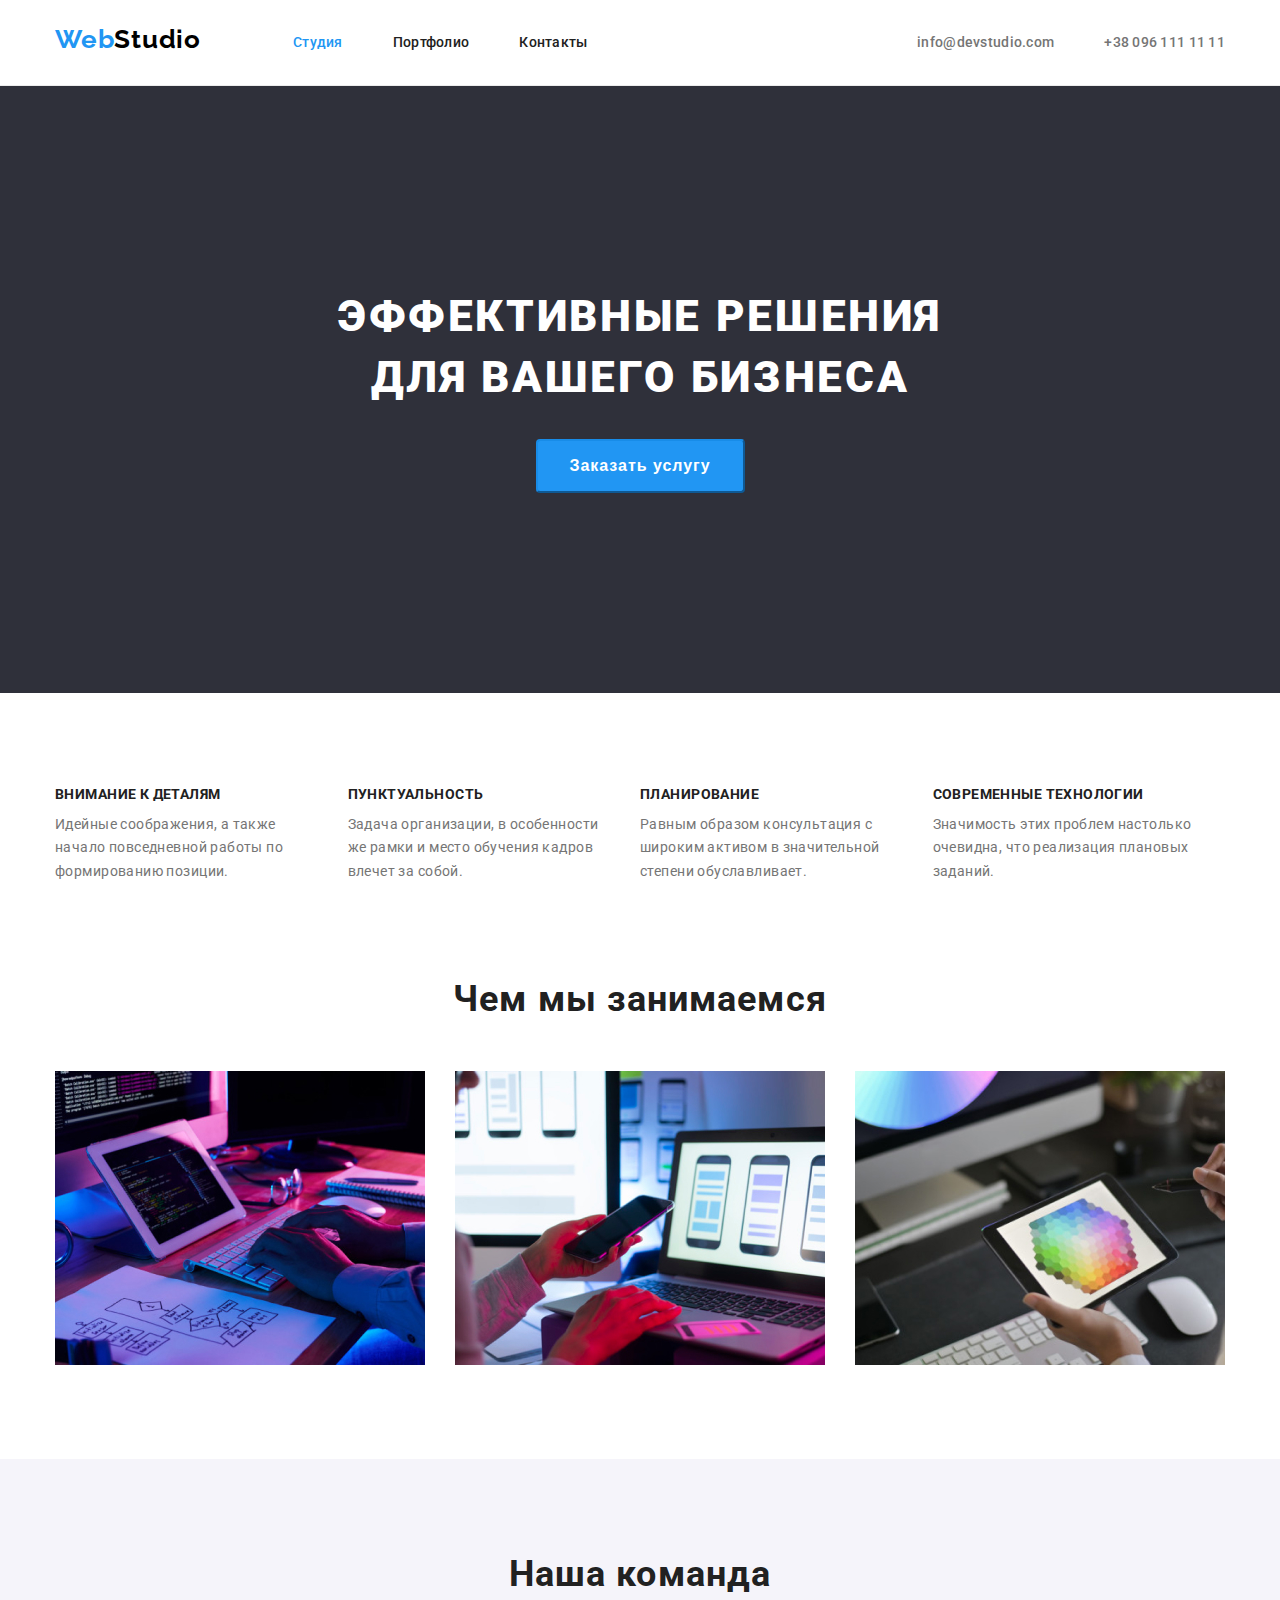
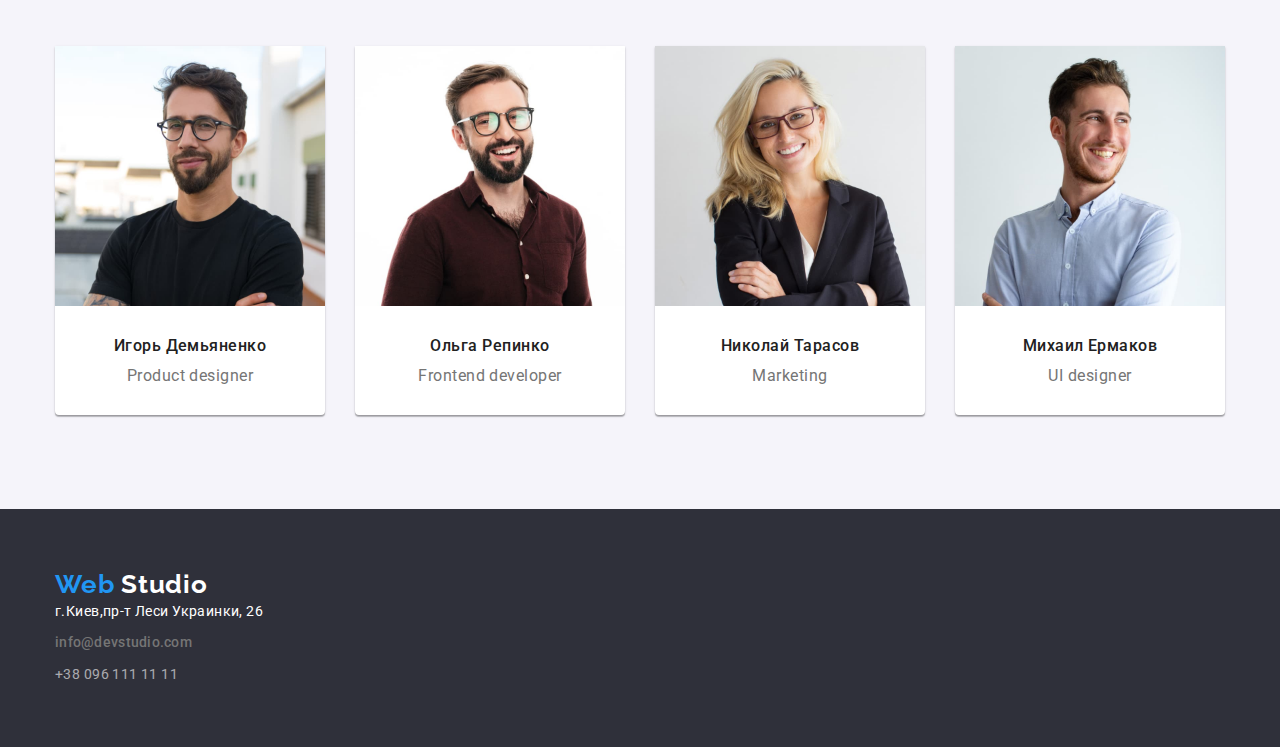
<file: index.html>
<!DOCTYPE html>
<html lang="ru">
  <head>
    <meta charset="UTF-8" />
    <meta http-equiv="X-UA-Compatible" content="IE=edge" />
    <meta name="viewport" content="width=device-width, initial-scale=1.0" />
    <title>Студия</title>
    <link rel="preconnect" href="https://fonts.googleapis.com" />
    <link rel="preconnect" href="https://fonts.gstatic.com" crossorigin />
    <link
      href="https://fonts.googleapis.com/css2?family=Raleway:wght@700&family=Roboto:wght@400;500;700;900&display=swap"
      rel="stylesheet"
    />
    <link
      rel="stylesheet"
      href="https://cdnjs.cloudflare.com/ajax/libs/modern-normalize/1.1.0/modern-normalize.min.css"
      integrity="sha512-wpPYUAdjBVSE4KJnH1VR1HeZfpl1ub8YT/NKx4PuQ5NmX2tKuGu6U/JRp5y+Y8XG2tV+wKQpNHVUX03MfMFn9Q=="
      crossorigin="anonymous"
      referrerpolicy="no-referrer"
    />
    <link rel="stylesheet" href="./css/styles.css" />
  </head>

  <body>
    <!-- HEADER and Navigation-->
    <header class="header">
      <div class="container header-container">
        <nav class="navigation">
          <a href="./index.html" lang="en" class="logo"
            ><span class="logo-accent">Web</span
            ><span class="logo-black-color">Studio</span></a
          >
          <ul class="navigation-list list">
            <li class="navigation-list-item">
              <a href="./index.html" class="navigation-link link active"
                >Студия</a
              >
            </li>
            <li class="navigation-list-item">
              <a href="./portfolio.html" class="navigation-link link"
                >Портфолио</a
              >
            </li>
            <li class="navigation-list-item">
              <a href="/" class="navigation-link link">Контакты</a>
            </li>
          </ul>
        </nav>
        <ul class="contacts-list list">
          <li class="contact-mail">
            <a href="mailto:info@devstudio.com" class="contact-mail-link link"
              >info@devstudio.com</a
            >
          </li>
          <li class="contact-telephon">
            <a href="tel:+380961111111" class="contact-telephon-link link"
              >+38 096 111 11 11</a
            >
          </li>
        </ul>
      </div>
    </header>
    <main>
      <!-- Hero section -->
      <section class="hero">
        <div class="container">
          <h1 class="main-title">
            Эффективные решения <br />
            для вашего бизнеса
          </h1>
          <button type="button" class="modal-button">Заказать услугу</button>
        </div>
      </section>
      <!-- description section -->
      <section class="description section">
        <div class="container">
          <h2 class="description-title">Особенности</h2>
          <ul class="description-list list">
            <li class="description-list-item">
              <h3 class="description-second-title">Внимание к деталям</h3>
              <p class="description-text">
                Идейные соображения, а также начало повседневной работы по
                формированию позиции.
              </p>
            </li>
            <li class="description-list-item">
              <h3 class="description-second-title">Пунктуальность</h3>
              <p class="description-text">
                Задача организации, в особенности же рамки и место обучения
                кадров влечет за собой.
              </p>
            </li>
            <li class="description-list-item">
              <h3 class="description-second-title">Планирование</h3>
              <p class="description-text">
                Равным образом консультация с широким активом в значительной
                степени обуславливает.
              </p>
            </li>
            <li class="description-list-item">
              <h3 class="description-second-title">Современные технологии</h3>
              <p class="description-text">
                Значимость этих проблем настолько очевидна, что реализация
                плановых заданий.
              </p>
            </li>
          </ul>
        </div>
      </section>
      <!-- About us -->
      <section class="about section">
        <div class="container">
          <h2 class="about-title">Чем мы занимаемся</h2>
          <ul class="about-list list">
            <li class="about-list-photo">
              <img
                src="./images/box1.jpg"
                width="370"
                alt="Десктопные приложения"
              />
            </li>
            <li class="about-list-photo">
              <img
                src="./images/box2.jpg"
                width="370"
                alt="Мобильные приложения"
              />
            </li>
            <li class="about-list-photo">
              <img src="./images/box3.jpg" width="370" alt="Вебдизайн" />
            </li>
          </ul>
        </div>
      </section>
      <!-- Team members -->
      <section class="team section">
        <div class="container">
          <h2 class="team-title">Наша команда</h2>
          <ul class="team-list list">
            <li class="team-member-photo">
              <img
                src="./images/img4.jpg"
                width="270"
                height="260"
                alt="Фотография сотрудника"
              />
              <div class="team-under-photo-content">
                <h3 class="team-member-name">Игорь Демьяненко</h3>
                <p lang="en" class="team-member-profesion">Product designer</p>
              </div>
            </li>
            <li class="team-member-photo">
              <img
                src="./images/img1.jpg"
                width="270"
                height="260"
                alt="Фотография сотрудника"
              />
              <div class="team-under-photo-content">
                <h3 class="team-member-name">Ольга Репинко</h3>
                <p lang="en" class="team-member-profesion">
                  Frontend developer
                </p>
              </div>
            </li>
            <li class="team-member-photo">
              <img
                src="./images/img2.jpg"
                width="270"
                height="260"
                alt="Фотография сотрудника"
              />
              <div class="team-under-photo-content">
                <h3 class="team-member-name">Николай Тарасов</h3>
                <p lang="en" class="team-member-profesion">Marketing</p>
              </div>
            </li>
            <li class="team-member-photo">
              <img
                src="./images/img3.jpg"
                width="270"
                height="260"
                alt="Фотография сотрудника"
              />
              <div class="team-under-photo-content">
                <h3 class="team-member-name">Михаил Ермаков</h3>
                <p lang="en" class="team-member-profesion">UI designer</p>
              </div>
            </li>
          </ul>
        </div>
      </section>
    </main>
    <!-- Footer -->
    <footer class="footer">
      <div class="container">
        <a href="./index.html" lang="en" class="logo-footer link"
          ><span class="logo-accent">Web</span>
          <span class="logo-white-color">Studio</span></a
        >
        <address class="footer-address">
          <ul class="address-list list">
            <li class="address-link">
              <a href="https://goo-gl.me/G8uBm" class="address link"
                >г.Киев,пр-т Леси Украинки, 26</a
              >
            </li>
            <li class="mail">
              <a href="mailto:info@devstudio.com" class="contact-mail-link link"
                >info@devstudio.com</a
              >
            </li>
            <li class="phone-number">
              <a href="tel:+380961111111" class="phone-number link"
                >+38 096 111 11 11</a
              >
            </li>
          </ul>
        </address>
      </div>
    </footer>
  </body>
</html>
</file>
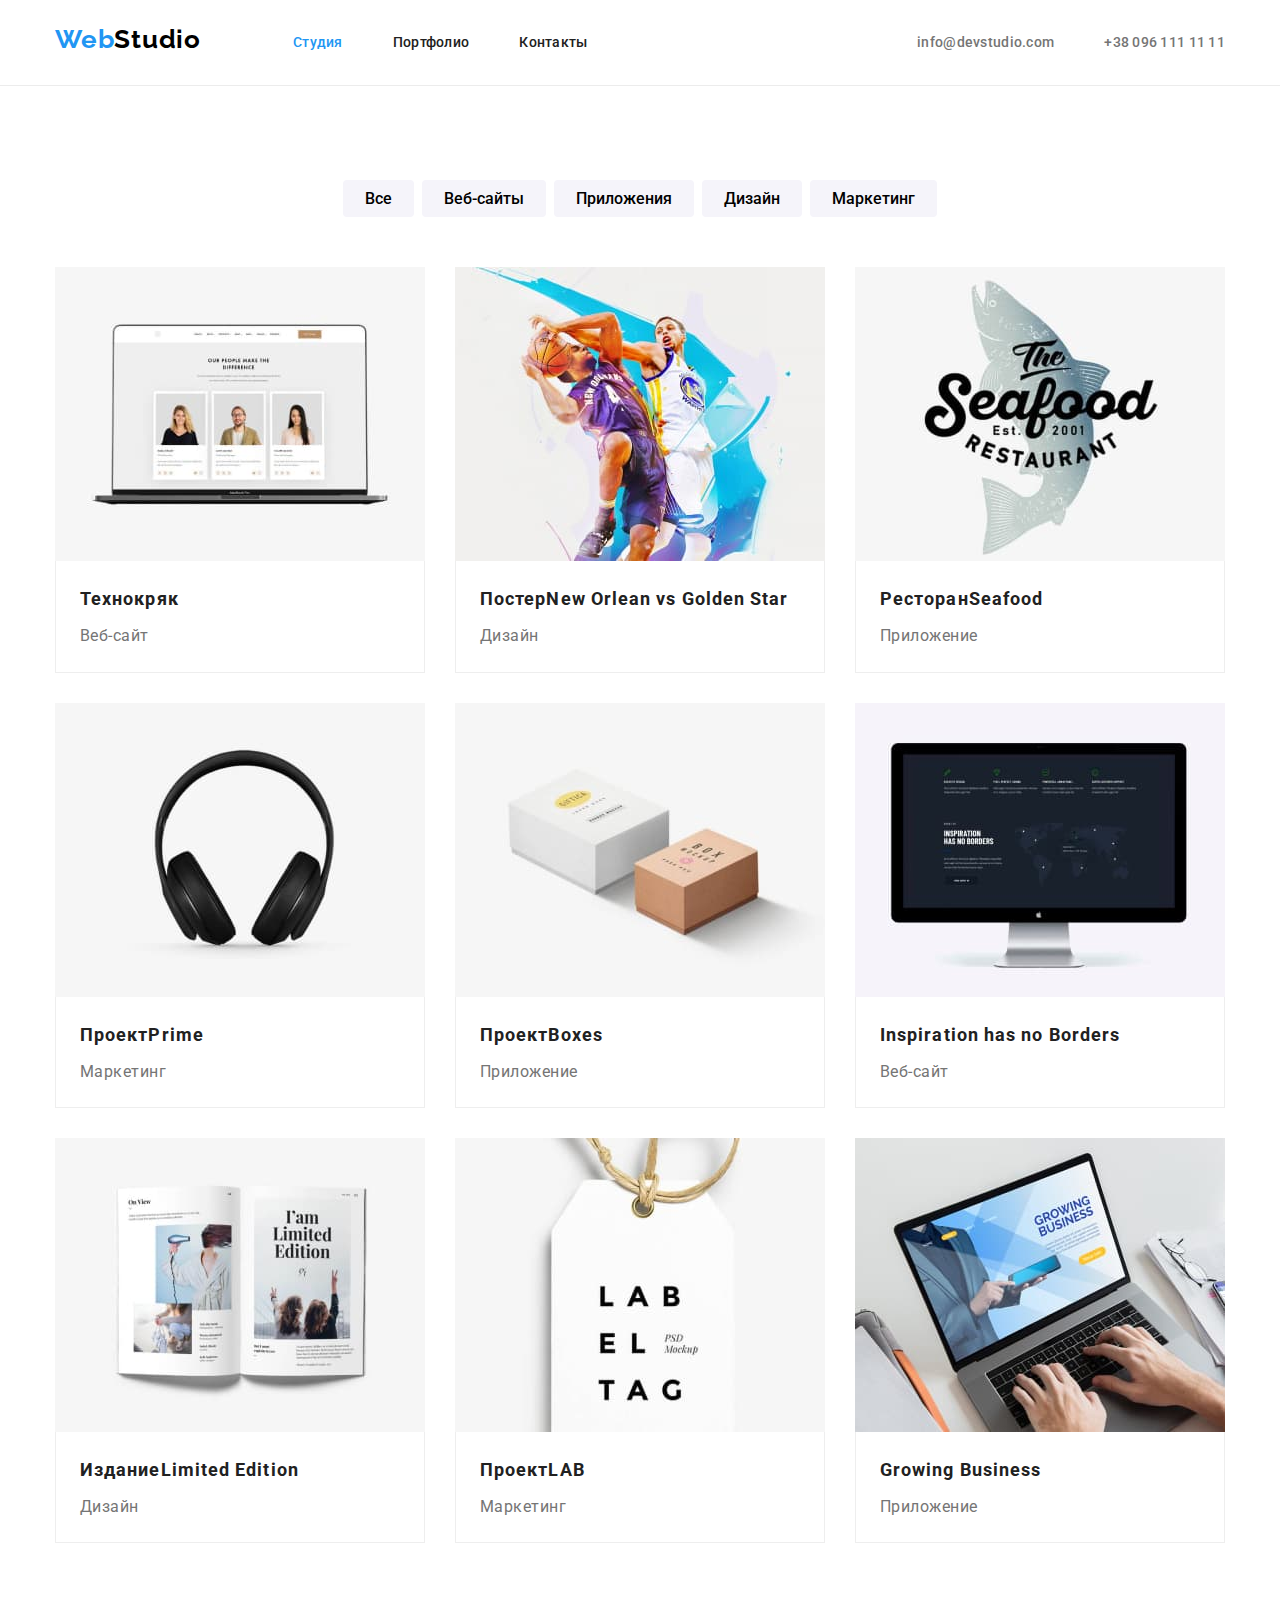
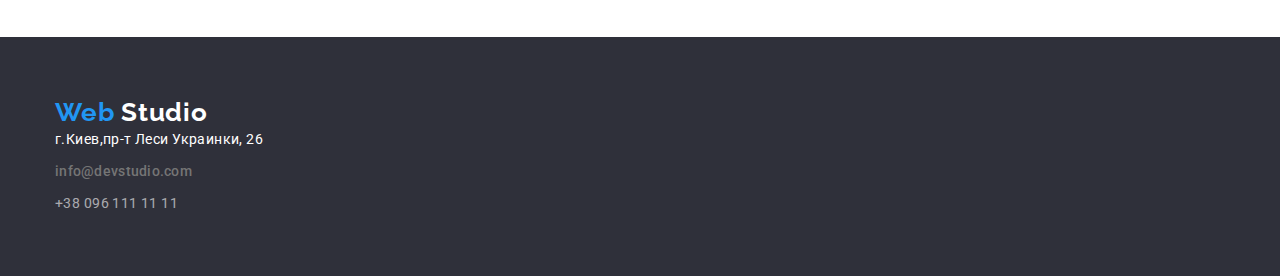
<file: portfolio.html>
<!DOCTYPE html>
<html lang="ru">
  <head>
    <meta charset="UTF-8" />
    <meta http-equiv="X-UA-Compatible" content="IE=edge" />
    <meta name="viewport" content="width=device-width, initial-scale=1.0" />
    <title>Студия</title>
    <link rel="preconnect" href="https://fonts.googleapis.com" />
    <link rel="preconnect" href="https://fonts.gstatic.com" crossorigin />
    <link
      href="https://fonts.googleapis.com/css2?family=Raleway:wght@700&family=Roboto:wght@400;500;700;900&display=swap"
      rel="stylesheet"
    />
    <link
      rel="stylesheet"
      href="https://cdnjs.cloudflare.com/ajax/libs/modern-normalize/1.1.0/modern-normalize.min.css"
      integrity="sha512-wpPYUAdjBVSE4KJnH1VR1HeZfpl1ub8YT/NKx4PuQ5NmX2tKuGu6U/JRp5y+Y8XG2tV+wKQpNHVUX03MfMFn9Q=="
      crossorigin="anonymous"
      referrerpolicy="no-referrer"
    />
    <link rel="stylesheet" href="./css/styles.css" />
  </head>

  <body>
    <!-- HEADER and Navigation-->
    <header class="header">
      <div class="container header-container">
        <nav class="navigation">
          <a href="./index.html" lang="en" class="logo"
            ><span class="logo-accent">Web</span
            ><span class="logo-black-color">Studio</span></a
          >
          <ul class="navigation-list list">
            <li class="navigation-list-item">
              <a href="./index.html" class="navigation-link link active"
                >Студия</a
              >
            </li>
            <li class="navigation-list-item">
              <a href="./portfolio.html" class="navigation-link link"
                >Портфолио</a
              >
            </li>
            <li class="navigation-list-item">
              <a href="/" class="navigation-link link">Контакты</a>
            </li>
          </ul>
        </nav>
        <ul class="contacts-list list">
          <li class="contact-mail">
            <a href="mailto:info@devstudio.com" class="contact-mail-link link"
              >info@devstudio.com</a
            >
          </li>
          <li class="contact-telephon">
            <a href="tel:+380961111111" class="contact-telephon-link link"
              >+38 096 111 11 11</a
            >
          </li>
        </ul>
      </div>
    </header>
    <main>
      <!-- Section filter-portfolio -->
      <section class="menu-portfolio">
        <div class="container">
          <h1 class="menu-portfolio-title">Портфолио</h1>
          <ul class="portfolio-filter-list list">
            <li class="portfolio-list-btn">
              <button type="button" class="filter-btn">Все</button>
            </li>
            <li class="portfolio-list-btn">
              <button type="button" class="filter-btn">Веб-сайты</button>
            </li>
            <li class="portfolio-list-btn">
              <button type="button" class="filter-btn">Приложения</button>
            </li>
            <li class="portfolio-list-btn">
              <button type="button" class="filter-btn">Дизайн</button>
            </li>
            <li class="portfolio-list-btn">
              <button type="button" class="filter-btn">Маркетинг</button>
            </li>
          </ul>
          <!-- portfolio setka -->

          <ul class="portfolio-list list">
            <li class="portfolio-list-item">
              <img
                src="./images/project1.jpg"
                width="370"
                height="404"
                alt="Пример веб-сайта"
                class="portfolio-list-item-img"
              />
              <div class="portfolio-list-container">
                <h2 class="portfolio-list-title">Технокряк</h2>
                <p class="portfolio-list-text">Веб-сайт</p>
              </div>
            </li>
            <li class="portfolio-list-item">
              <img
                src="./images/project2.jpg"
                width="370"
                height="404"
                alt="Пример постера"
                class="portfolio-list-item-img"
              />
              <div class="portfolio-list-container">
                <h2 class="portfolio-list-title">
                  Постер <span lang="en">New Orlean vs Golden Star</span>
                </h2>
                <p class="portfolio-list-text">Дизайн</p>
              </div>
            </li>
            <li class="portfolio-list-item">
              <img
                src="./images/project3.jpg"
                width="370"
                height="404"
                alt="Логотип приложения"
                class="portfolio-list-item-img"
              />
              <div class="portfolio-list-container">
                <h2 class="portfolio-list-title">
                  Ресторан <span lang="en">Seafood</span>
                </h2>
                <p class="portfolio-list-text">Приложение</p>
              </div>
            </li>
            <li class="portfolio-list-item">
              <img
                src="./images/project4.jpg"
                width="370"
                height="404"
                alt="Наушники"
                class="portfolio-list-item-img"
              />
              <div class="portfolio-list-container">
                <h2 class="portfolio-list-title">
                  Проект <span lang="en">Prime</span>
                </h2>
                <p class="portfolio-list-text">Маркетинг</p>
              </div>
            </li>
            <li class="portfolio-list-item">
              <img
                src="./images/project5.jpg"
                width="370"
                height="404"
                alt="Две коробки"
                class="portfolio-list-item-img"
              />
              <div class="portfolio-list-container">
                <h2 class="portfolio-list-title">
                  Проект <span lang="en">Boxes</span>
                </h2>
                <p class="portfolio-list-text">Приложение</p>
              </div>
            </li>
            <li class="portfolio-list-item">
              <img
                src="./images/project6.jpg"
                width="370"
                height="404"
                alt="Изображение веб-сайта на мониторе"
                class="portfolio-list-item-img"
              />
              <div class="portfolio-list-container">
                <h2 class="portfolio-list-title">
                  <span lang="en">Inspiration has no Borders</span>
                </h2>
                <p class="portfolio-list-text">Веб-сайт</p>
              </div>
            </li>
            <li class="portfolio-list-item">
              <img
                src="./images/project7.jpg"
                width="370"
                height="404"
                alt="Журнал"
                class="portfolio-list-item-img"
              />
              <div class="portfolio-list-container">
                <h2 class="portfolio-list-title">
                  Издание <span lang="en">Limited Edition</span>
                </h2>
                <p class="portfolio-list-text">Дизайн</p>
              </div>
            </li>
            <li class="portfolio-list-item">
              <img
                src="./images/project8.jpg"
                width="370"
                height="404"
                alt="Этикетка"
                class="portfolio-list-item-img"
              />
              <div class="portfolio-list-container">
                <h2 class="portfolio-list-title">
                  Проект <span lang="en">LAB</span>
                </h2>
                <p class="portfolio-list-text">Маркетинг</p>
              </div>
            </li>
            <li class="portfolio-list-item">
              <img
                src="./images/project9.jpg"
                width="370"
                height="404"
                alt="Пример приложения на ноутбуке"
                class="portfolio-list-item-img"
              />
              <div class="portfolio-list-container">
                <h2 class="portfolio-list-title">
                  <span lang="en">Growing Business</span>
                </h2>
                <p class="portfolio-list-text">Приложение</p>
              </div>
            </li>
          </ul>
        </div>
      </section>
    </main>
    <!-- Footer -->
    <footer class="footer">
      <div class="container">
        <a href="./index.html" lang="en" class="logo-footer link"
          ><span class="logo-accent">Web</span>
          <span class="logo-white-color">Studio</span></a
        >
        <address class="footer-address">
          <ul class="address-list list">
            <li class="address-link">
              <a href="https://goo-gl.me/G8uBm" class="address link"
                >г.Киев,пр-т Леси Украинки, 26</a
              >
            </li>
            <li class="mail">
              <a href="mailto:info@devstudio.com" class="contact-mail-link link"
                >info@devstudio.com</a
              >
            </li>
            <li class="phone-number">
              <a href="tel:+380961111111" class="phone-number link"
                >+38 096 111 11 11</a
              >
            </li>
          </ul>
        </address>
      </div>
    </footer>
  </body>
</html>
</file>
<file: css/styles.css>
html {
  box-sizing: border-box;
}
*,
*::before,
*::after {
  box-sizing: inherit;
}
:root {
  --main-text-color: #212121;
  --text-color: #757575;
  --accent-text-color: #2196f3;
  --accent-hover-color: #188ce8;
  --white-text-color: #ffffff;
  --button-bg-grey-color: #f5f4fa;
  --main-bg-color: #fffffff;
  --secondary-bg-color: #f5f4fa;
  --bg-grey-color: #2f303a;
  --border-color: #eeeeee;
}
body {
  margin: 0;
  color: var(--main-text-color);
  font-family: Roboto, sans-serif;
}
h1,
h2,
h3,
p {
  margin-top: 0;
  margin-bottom: 0;
}
ul,
ol {
  margin-top: 0;
  margin-bottom: 0;
  padding-left: 0;
}
img {
  display: block;
  max-width: 100%;
  height: auto;
}

.list {
  list-style: none;
}
.link {
  text-decoration: none;
}
.container {
  width: 1200px;
  padding-left: 15px;
  padding-right: 15px;
  margin-left: auto;
  margin-right: auto;
}
.section {
  padding-top: 94px;
  padding-bottom: 94px;
}
/* section header */
.header {
  border-bottom: 1px solid #ececec;
}
.header-container {
  display: flex;
  align-items: center;
}

.navigation {
  display: flex;
}
.navigation-list {
  display: flex;
  padding-top: 32px;
  padding-bottom: 32px;
}
.contacts-list {
  display: flex;
  margin-left: auto;
  padding-top: 32px;
  padding-bottom: 32px;
}

.logo {
  font-family: Raleway, sans-serif;
  font-weight: 700;
  font-size: 26px;
  line-height: 1.19;
  text-decoration: none;
  letter-spacing: 0.03em;
  margin-right: 92px;
  padding-top: 24px;
  padding-bottom: 24px;
}
.logo-accent {
  color: var(--accent-text-color);
}
.logo-accent:hover {
  color: var(--accent-hover-color);
}
.logo-black-color {
  color: #000000;
}
.navigation-link {
  font-weight: 500;
  font-size: 14px;
  line-height: 1.4;
  letter-spacing: 0.02em;
  color: var(--main-text-color);
}
.active {
  color: var(--accent-text-color);
}
.navigation-link:hover {
  color: var(--accent-text-color);
}
.navigation-link:focus {
  color: var(--accent-text-color);
}
.navigation-list-item:not(:last-child) {
  margin-right: 50px;
}
.navigation-list-item {
  display: block;
}
.contact-telephon-link,
.contact-mail-link {
  font-weight: 500;
  font-size: 14px;
  line-height: 1.4;
  letter-spacing: 0.02em;
  color: var(--text-color);
}
.contact-mail {
  margin-right: 50px;
}
.contact-mail-link:hover,
:focus {
  color: var(--accent-text-color);
}
.contact-telephon-link:hover,
:focus {
  color: var(--accent-text-color);
}
/* hero section */
.hero {
  background-color: var(--bg-grey-color);
  max-width: 1600px;
  margin-top: 0;
  margin-left: auto;
  margin-right: auto;
  padding: 200px 0;
}
.main-title {
  font-weight: 900;
  font-size: 44px;
  line-height: 1.4;
  text-align: center;
  letter-spacing: 0.06em;
  text-transform: uppercase;
  color: var(--white-text-color);
  min-width: 696px;

  margin-bottom: 30px;
}
.modal-button {
  min-width: 200px;
  padding: 10px 32px;
  font-weight: 700;
  font-size: 16px;
  line-height: 1.9;
  align-items: center;
  text-align: center;
  letter-spacing: 0.06em;
  color: var(--white-text-color);
  background-color: var(--accent-text-color);
  cursor: pointer;
  border-radius: 4px;
  border-color: var(--accent-hover-color);
  display: flex;
  margin-left: auto;
  margin-right: auto;
}
.modal-button:hover {
  background-color: var(--accent-hover-color);
}

/* description section */

.description-second-title {
  font-weight: 700;
  font-size: 14px;
  line-height: 1.1;
  letter-spacing: 0.03em;
  text-transform: uppercase;
  color: var(--main-text-color);
  margin-bottom: 10px;
}
.description-text {
  font-size: 14px;
  line-height: 1.7;
  letter-spacing: 0.03em;
  color: var(--text-color);
}
.description-list {
  display: flex;
}
.description-list-item {
  flex-basis: calc((100% - 120px) / 4);
}
.description-list-item:last-child {
  margin-right: 0px;
}
.description-list-item:not(:last-child) {
  margin-right: 30px;
}

.about {
  padding-top: 0;
}
.about-title,
.team-title {
  font-weight: 700;
  font-size: 36px;
  line-height: 1.2;
  text-align: center;
  letter-spacing: 0.03em;
  color: var(--main-text-color);
  margin-bottom: 50px;
}

.about-list {
  display: flex;
  justify-content: space-between;
}

.about-list-photo:not(:last-child) {
  margin-right: 30px;
}

/* team members */
.team-list {
  display: flex;
  flex-wrap: wrap;
  margin-left: -30px;
  margin-top: -30px;
  padding: 0;
}
.team-member-photo {
  flex-basis: calc((100% - 120px) / 4);
  margin-left: 30px;
  margin-top: 30px;
  background-color: white;
  box-shadow: 0px 1px 3px rgba(0, 0, 0, 0.12), 0px 1px 1px rgba(0, 0, 0, 0.14),
    0px 2px 1px rgba(0, 0, 0, 0.2);
  border-radius: 0px 0px 4px 4px;
}

.team-teatle {
  margin-bottom: 50px;
}
.team-member-name {
  font-weight: 500;
  font-size: 16px;
  line-height: 1.2;
  letter-spacing: 0.03em;
  text-align: center;
  color: var(--main-text-color);
  margin-bottom: 10px;
}
.team-member-profesion {
  font-size: 16px;
  line-height: 1.2;
  letter-spacing: 0.03em;
  text-align: center;
  color: var(--text-color);
}

.team-under-photo-content {
  padding-top: 30px;
  padding-bottom: 30px;
}
.team {
  background-color: var(--secondary-bg-color);
}
/* footer */
.footer {
  max-width: 1600px;
  padding-top: 60px;
  background-color: var(--bg-grey-color);
  color: var(--white-text-color);
  padding-bottom: 60px;
  margin-top: 0;
  margin-left: auto;
  margin-right: auto;
}
.address {
  font-size: 14px;
  line-height: 1.7;
  letter-spacing: 0.03em;
  color: var(--white-text-color);
  font-style: normal;
}
.address-link {
  display: block;
  margin-bottom: 8px;
}
.mail,
.phone-number {
  font-style: normal;
  font-size: 14px;
  line-height: 1.7;
  letter-spacing: 0.03em;
  color: rgba(255, 255, 255, 0.6);
  margin-bottom: 8px;
}
.phone-number {
  margin-bottom: 0px;
}
.address-list {
  display: block;
  /* display: column; */
}
.address-list,
.mail {
  align-content: space-around;
}
a.logo.link {
  display: block;
}
.logo-footer {
  font-family: Raleway, sans-serif;
  font-weight: 700;
  font-size: 26px;
  line-height: 1.19;
  text-decoration: none;
  letter-spacing: 0.03em;
  margin-bottom: 20px;
}
.logo-white-color {
  color: var(--white-text-color);
}
.address:hover {
  color: var(--accent-hover-color);
}
.mail:hover {
  color: var(--accent-hover-color);
}

.phone-number:hover {
  color: var(--accent-hover-color);
}
.address:focus {
  color: var(--accent-hover-color);
}
.mail:focus {
  color: var(--accent-hover-color);
}
.phone-number:focus {
  color: var(--accent-hover-color);
}
/* PORTFOLIO */
/* filter */
.filter-list-container {
  display: flex;
  justify-content: center;
  margin-right: auto;
  margin-left: auto;
  margin-bottom: 50px;
}
.portfolio-list-btn {
  font-size: 16px;
  line-height: 1.6;
  letter-spacing: 0.03em;
  color: var(--main-text-color);
  cursor: pointer;
  font-family: Roboto;
  font-style: normal;
  font-weight: 500;
  font-size: 16px;
  line-height: 1.6px;
}
.filter-btn {
  font-family: Roboto;
  font-style: normal;
  font-weight: 500;
  font-size: 16px;
  line-height: 1.6;
  background-color: var(--button-bg-grey-color);
  border-color: var(--button-bg-grey-color);
  border-radius: 4px;
  border-width: 0;
  padding: 6px 22px;
  cursor: pointer;
}
.portfolio-list-btn:not(:last-child) {
  margin-right: 8px;
}

.filter-btn:hover,
.filter-btn:focus {
  color: var(--white-text-color);
  background-color: var(--accent-hover-color);
}

.portfolio-filter-list {
  display: flex;
  justify-content: center;
  margin-right: auto;
  margin-left: auto;
  margin-bottom: 50px;
}

.portfolio-list-btn {
  display: flex;
  display: block;
  justify-content: center;
  margin-top: 0;

  padding-left: 0;
}
.menu-portfolio {
  padding-top: 94px;
  padding-bottom: 94px;
}
.portfolio-list-item {
  width: 370px;
  margin-bottom: 30px;
}
.portfolio-list-title {
  font-weight: bold;
  font-size: 18px;
  line-height: 2;
  letter-spacing: 0.06em;
  color: var(--main-text-color);
  background-color: #ffffff;
  display: flex;
  flex-wrap: wrap;
  margin-bottom: 4px;
}
.portfolio-list-text {
  font-size: 16px;
  line-height: 1.9;
  letter-spacing: 0.03em;
  color: var(--text-color);
  background-color: #ffffff;
}
.portfolio-list-container {
  border-left: 1px solid var(--border-color);
  border-bottom: 1px solid var(--border-color);
  border-right: 1px solid var(--border-color);
  padding: 20px 24px;
}
.portfolio-list {
  display: flex;
  flex-wrap: wrap;
}
.portfolio-list-item:not(:nth-child(3n)) {
  margin-right: 30px;
  background-color: white;
  padding: 0;
}
.portfolio-list-item:nth-last-child(-n + 3) {
  margin-bottom: 0px;
}
.menu-portfolio-title,
.description-title {
  position: absolute;
  width: 1px;
  height: 1px;
  margin: -1px;
  padding: 0;
  overflow: hidden;
  border: 0;
  clip: rect(0 0 0 0);
}
</file>
